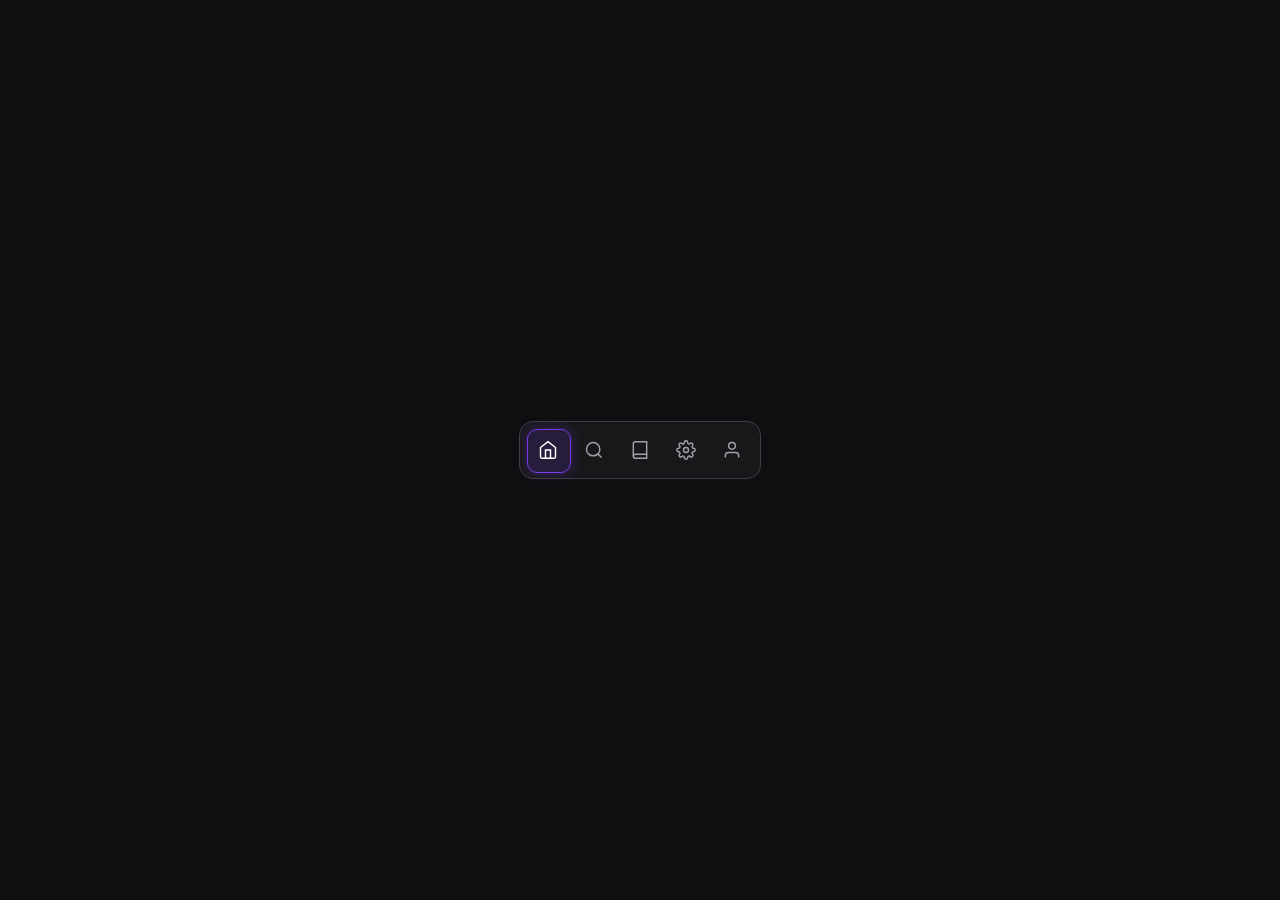
<file: snippets/animated-navbar/index.html>
<!DOCTYPE html>
<html lang="nl">
<head>
<meta charset="UTF-8">
<meta name="viewport" content="width=device-width, initial-scale=1.0">
<title>Animated Navbar — Preview</title>
<style>
  html, body {
    margin: 0; padding: 0;
    background: #0f0f11;
    min-height: 100vh;
    display: flex;
    align-items: center;
    justify-content: center;
    font-family: -apple-system, BlinkMacSystemFont, 'Segoe UI', sans-serif;
  }
</style>
<link rel="stylesheet" href="snippet.css">
</head>
<body>
<nav class="nav-bar" id="nav">
  <div class="nav-pill" id="nav-pill"></div>

  <button class="nav-item active" data-label="Home">
    <svg viewBox="0 0 24 24" fill="none" stroke="currentColor"><path d="M3 9l9-7 9 7v11a2 2 0 0 1-2 2H5a2 2 0 0 1-2-2z"/><polyline points="9 22 9 12 15 12 15 22"/></svg>
  </button>

  <button class="nav-item" data-label="Verkennen">
    <svg viewBox="0 0 24 24" fill="none" stroke="currentColor"><circle cx="11" cy="11" r="8"/><line x1="21" y1="21" x2="16.65" y2="16.65"/></svg>
  </button>

  <button class="nav-item" data-label="Bibliotheek">
    <svg viewBox="0 0 24 24" fill="none" stroke="currentColor"><path d="M4 19.5A2.5 2.5 0 0 1 6.5 17H20"/><path d="M6.5 2H20v20H6.5A2.5 2.5 0 0 1 4 19.5v-15A2.5 2.5 0 0 1 6.5 2z"/></svg>
  </button>

  <button class="nav-item" data-label="Instellingen">
    <svg viewBox="0 0 24 24" fill="none" stroke="currentColor"><circle cx="12" cy="12" r="3"/><path d="M19.4 15a1.65 1.65 0 0 0 .33 1.82l.06.06a2 2 0 0 1-2.83 2.83l-.06-.06a1.65 1.65 0 0 0-1.82-.33 1.65 1.65 0 0 0-1 1.51V21a2 2 0 0 1-4 0v-.09A1.65 1.65 0 0 0 9 19.4a1.65 1.65 0 0 0-1.82.33l-.06.06a2 2 0 0 1-2.83-2.83l.06-.06A1.65 1.65 0 0 0 4.68 15a1.65 1.65 0 0 0-1.51-1H3a2 2 0 0 1 0-4h.09A1.65 1.65 0 0 0 4.6 9a1.65 1.65 0 0 0-.33-1.82l-.06-.06a2 2 0 0 1 2.83-2.83l.06.06A1.65 1.65 0 0 0 9 4.68a1.65 1.65 0 0 0 1-1.51V3a2 2 0 0 1 4 0v.09a1.65 1.65 0 0 0 1 1.51 1.65 1.65 0 0 0 1.82-.33l.06-.06a2 2 0 0 1 2.83 2.83l-.06.06A1.65 1.65 0 0 0 19.4 9a1.65 1.65 0 0 0 1.51 1H21a2 2 0 0 1 0 4h-.09a1.65 1.65 0 0 0-1.51 1z"/></svg>
  </button>

  <button class="nav-item" data-label="Profiel">
    <svg viewBox="0 0 24 24" fill="none" stroke="currentColor"><path d="M20 21v-2a4 4 0 0 0-4-4H8a4 4 0 0 0-4 4v2"/><circle cx="12" cy="7" r="4"/></svg>
  </button>
</nav>

<div class="nav-tooltip" id="nav-tooltip"></div>

<script src="snippet.js"></script>
</body>
</html>
</file>
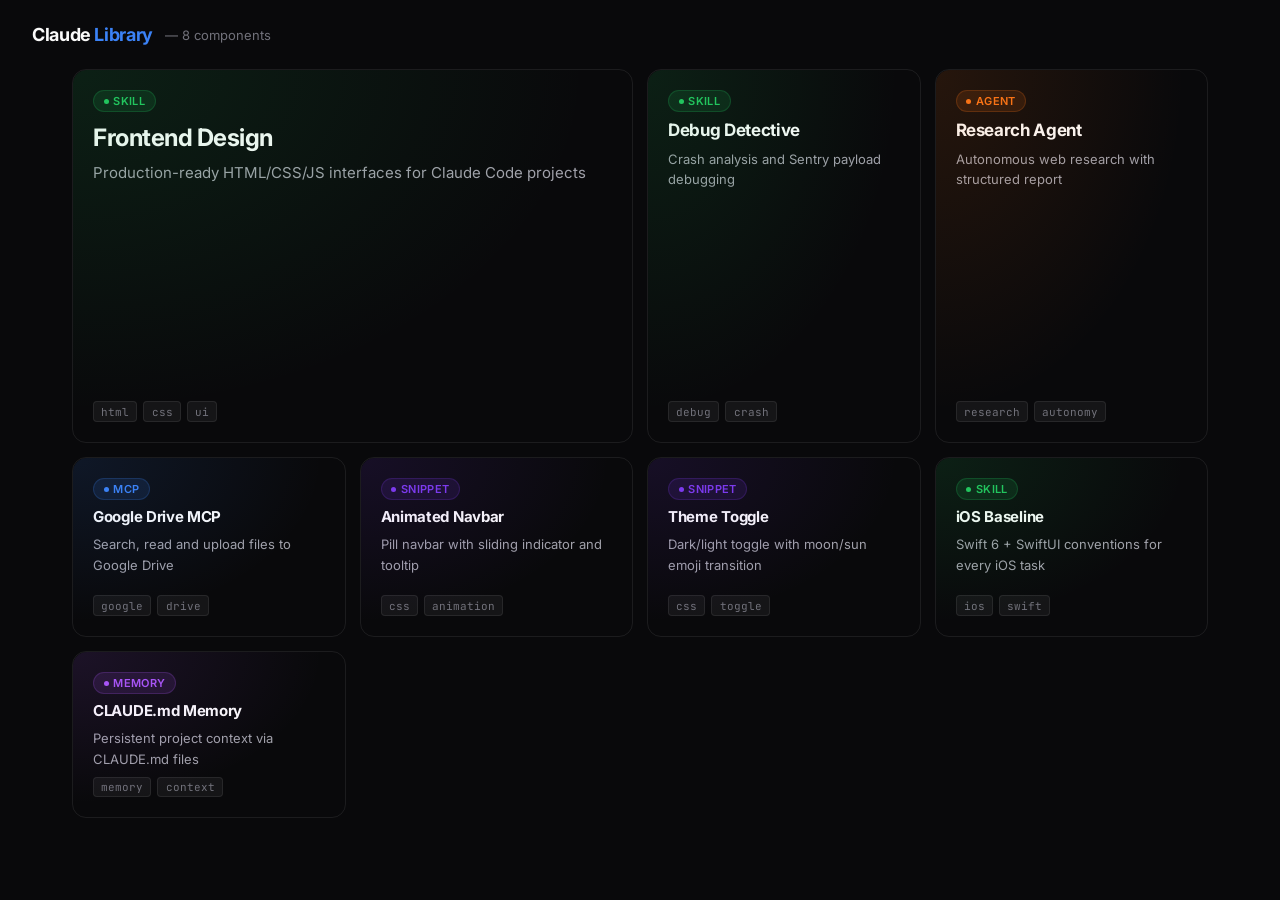
<file: snippets/layout-bento/index.html>
<!DOCTYPE html>
<html lang="en">
<head>
  <meta charset="UTF-8" />
  <meta name="viewport" content="width=device-width, initial-scale=1.0" />
  <title>Claude Library — Bento</title>
  <link rel="preconnect" href="https://fonts.googleapis.com" />
  <link rel="preconnect" href="https://fonts.gstatic.com" crossorigin />
  <link href="https://fonts.googleapis.com/css2?family=Inter:wght@400;500;600;700&family=JetBrains+Mono:wght@400;500&display=swap" rel="stylesheet" />
  <style>
    *, *::before, *::after { box-sizing: border-box; margin: 0; padding: 0; }

    :root {
      --bg: #09090b;
      --surface: #111113;
      --surface2: #18181b;
      --surface3: #27272a;
      --border: rgba(255,255,255,0.08);
      --border2: rgba(255,255,255,0.14);
      --primary: #3b82f6;
      --green: #22c55e;
      --amber: #f59e0b;
      --red: #ef4444;
      --text: #fafafa;
      --text2: #a1a1aa;
      --text3: #71717a;
      --text4: #3f3f46;
      --skill: #22c55e;
      --agent: #f97316;
      --mcp: #3b82f6;
      --memory: #a855f7;
      --snippet: #7c3aed;
    }

    html, body {
      background: var(--bg);
      color: var(--text);
      font-family: 'Inter', sans-serif;
      min-height: 100vh;
    }

    .topbar {
      display: flex;
      align-items: center;
      gap: 0.75rem;
      padding: 1.5rem 2rem 0;
      margin-bottom: 1.5rem;
    }

    .topbar h1 {
      font-size: 1.125rem;
      font-weight: 700;
      letter-spacing: -0.02em;
    }

    .topbar h1 span { color: var(--primary); }

    .topbar-sub {
      font-size: 0.8125rem;
      color: var(--text3);
    }

    .main {
      padding: 0 2rem 3rem;
      max-width: 1200px;
      margin: 0 auto;
    }

    /* Bento grid */
    .bento {
      display: grid;
      grid-template-columns: repeat(4, 1fr);
      grid-template-rows: repeat(3, 180px);
      gap: 0.875rem;
    }

    /* Featured: col 1-2, row 1-2 */
    .cell:nth-child(1) {
      grid-column: 1 / 3;
      grid-row: 1 / 3;
    }

    /* Tall cards: col 3, row 1-2 and col 4, row 1-2 */
    .cell:nth-child(2) {
      grid-column: 3 / 4;
      grid-row: 1 / 3;
    }

    .cell:nth-child(3) {
      grid-column: 4 / 5;
      grid-row: 1 / 3;
    }

    /* Bottom row: cells 4-8 fill columns 1-4, row 3 */
    .cell:nth-child(4) { grid-column: 1 / 2; grid-row: 3 / 4; }
    .cell:nth-child(5) { grid-column: 2 / 3; grid-row: 3 / 4; }
    .cell:nth-child(6) { grid-column: 3 / 4; grid-row: 3 / 4; }
    .cell:nth-child(7) { grid-column: 4 / 5; grid-row: 3 / 4; }

    @keyframes cell-in {
      from { opacity: 0; transform: scale(0.96); }
      to   { opacity: 1; transform: scale(1); }
    }

    .cell {
      --type-color: var(--primary);
      --type-color-rgb: 59,130,246;
      position: relative;
      border-radius: 14px;
      border: 1px solid var(--border);
      padding: 1.25rem;
      overflow: hidden;
      cursor: default;
      display: flex;
      flex-direction: column;
      gap: 0.5rem;
      opacity: 0;
      animation: cell-in 0.4s cubic-bezier(0.16,1,0.3,1) forwards;
      transition: transform 0.2s cubic-bezier(0.16,1,0.3,1), box-shadow 0.2s ease;
    }

    .cell::before {
      content: '';
      position: absolute;
      inset: 0;
      background: radial-gradient(ellipse at top left, rgba(var(--type-color-rgb),0.12) 0%, transparent 65%);
      pointer-events: none;
      border-radius: inherit;
    }

    .cell:hover {
      transform: scale(1.015);
      box-shadow: 0 12px 32px rgba(0,0,0,0.45), 0 0 0 1px rgba(var(--type-color-rgb),0.3);
    }

    .cell[data-type="skill"]   { --type-color: var(--skill);   --type-color-rgb: 34,197,94; }
    .cell[data-type="agent"]   { --type-color: var(--agent);   --type-color-rgb: 249,115,22; }
    .cell[data-type="mcp"]     { --type-color: var(--mcp);     --type-color-rgb: 59,130,246; }
    .cell[data-type="memory"]  { --type-color: var(--memory);  --type-color-rgb: 168,85,247; }
    .cell[data-type="snippet"] { --type-color: var(--snippet); --type-color-rgb: 124,58,237; }

    .cell-badge {
      display: inline-flex;
      align-items: center;
      gap: 0.3rem;
      padding: 0.2rem 0.6rem;
      border-radius: 20px;
      font-size: 0.6875rem;
      font-weight: 600;
      letter-spacing: 0.03em;
      text-transform: uppercase;
      color: var(--type-color);
      background: rgba(var(--type-color-rgb), 0.12);
      border: 1px solid rgba(var(--type-color-rgb), 0.2);
      width: fit-content;
    }

    .cell-badge-dot {
      width: 5px;
      height: 5px;
      border-radius: 50%;
      background: var(--type-color);
    }

    .cell-name {
      font-weight: 700;
      letter-spacing: -0.02em;
      color: var(--text);
      line-height: 1.2;
    }

    .cell:nth-child(1) .cell-name { font-size: 1.5rem; margin-top: 0.25rem; }
    .cell:nth-child(2) .cell-name,
    .cell:nth-child(3) .cell-name { font-size: 1.0625rem; }
    .cell .cell-name              { font-size: 0.9375rem; }

    .cell-desc {
      font-size: 0.8125rem;
      color: var(--text2);
      line-height: 1.55;
      flex: 1;
    }

    .cell:nth-child(1) .cell-desc { font-size: 0.9375rem; }

    .cell-tags {
      display: flex;
      gap: 0.375rem;
      flex-wrap: wrap;
      margin-top: auto;
    }

    .tag {
      font-family: 'JetBrains Mono', monospace;
      font-size: 0.6875rem;
      color: var(--text3);
      background: rgba(255,255,255,0.05);
      border: 1px solid var(--border);
      border-radius: 4px;
      padding: 0.15rem 0.45rem;
    }

    /* stagger via nth-child */
    .cell:nth-child(1) { animation-delay: 0ms; }
    .cell:nth-child(2) { animation-delay: 60ms; }
    .cell:nth-child(3) { animation-delay: 120ms; }
    .cell:nth-child(4) { animation-delay: 180ms; }
    .cell:nth-child(5) { animation-delay: 240ms; }
    .cell:nth-child(6) { animation-delay: 300ms; }
    .cell:nth-child(7) { animation-delay: 360ms; }
    .cell:nth-child(8) { animation-delay: 420ms; }
  </style>
</head>
<body>

  <div class="topbar">
    <h1>Claude <span>Library</span></h1>
    <span class="topbar-sub">— 8 components</span>
  </div>

  <main class="main">
    <div class="bento" id="bento"></div>
  </main>

  <script>
    const components = [
      { name:"Frontend Design",  type:"skill",   desc:"Production-ready HTML/CSS/JS interfaces for Claude Code projects", tags:["html","css","ui"] },
      { name:"Debug Detective",  type:"skill",   desc:"Crash analysis and Sentry payload debugging", tags:["debug","crash"] },
      { name:"Research Agent",   type:"agent",   desc:"Autonomous web research with structured report", tags:["research","autonomy"] },
      { name:"Google Drive MCP", type:"mcp",     desc:"Search, read and upload files to Google Drive", tags:["google","drive"] },
      { name:"Animated Navbar",  type:"snippet", desc:"Pill navbar with sliding indicator and tooltip", tags:["css","animation"] },
      { name:"Theme Toggle",     type:"snippet", desc:"Dark/light toggle with moon/sun emoji transition", tags:["css","toggle"] },
      { name:"iOS Baseline",     type:"skill",   desc:"Swift 6 + SwiftUI conventions for every iOS task", tags:["ios","swift"] },
      { name:"CLAUDE.md Memory", type:"memory",  desc:"Persistent project context via CLAUDE.md files", tags:["memory","context"] }
    ];

    const bento = document.getElementById('bento');

    components.forEach(function(c) {
      const cell = document.createElement('div');
      cell.className = 'cell';
      cell.dataset.type = c.type;

      const badge = document.createElement('div');
      badge.className = 'cell-badge';
      const dot = document.createElement('span');
      dot.className = 'cell-badge-dot';
      const badgeText = document.createTextNode(c.type);
      badge.appendChild(dot);
      badge.appendChild(badgeText);

      const name = document.createElement('div');
      name.className = 'cell-name';
      name.textContent = c.name;

      const desc = document.createElement('div');
      desc.className = 'cell-desc';
      desc.textContent = c.desc;

      const tags = document.createElement('div');
      tags.className = 'cell-tags';
      c.tags.forEach(function(t) {
        const tag = document.createElement('span');
        tag.className = 'tag';
        tag.textContent = t;
        tags.appendChild(tag);
      });

      cell.appendChild(badge);
      cell.appendChild(name);
      cell.appendChild(desc);
      cell.appendChild(tags);
      bento.appendChild(cell);
    });
  </script>
</body>
</html>
</file>
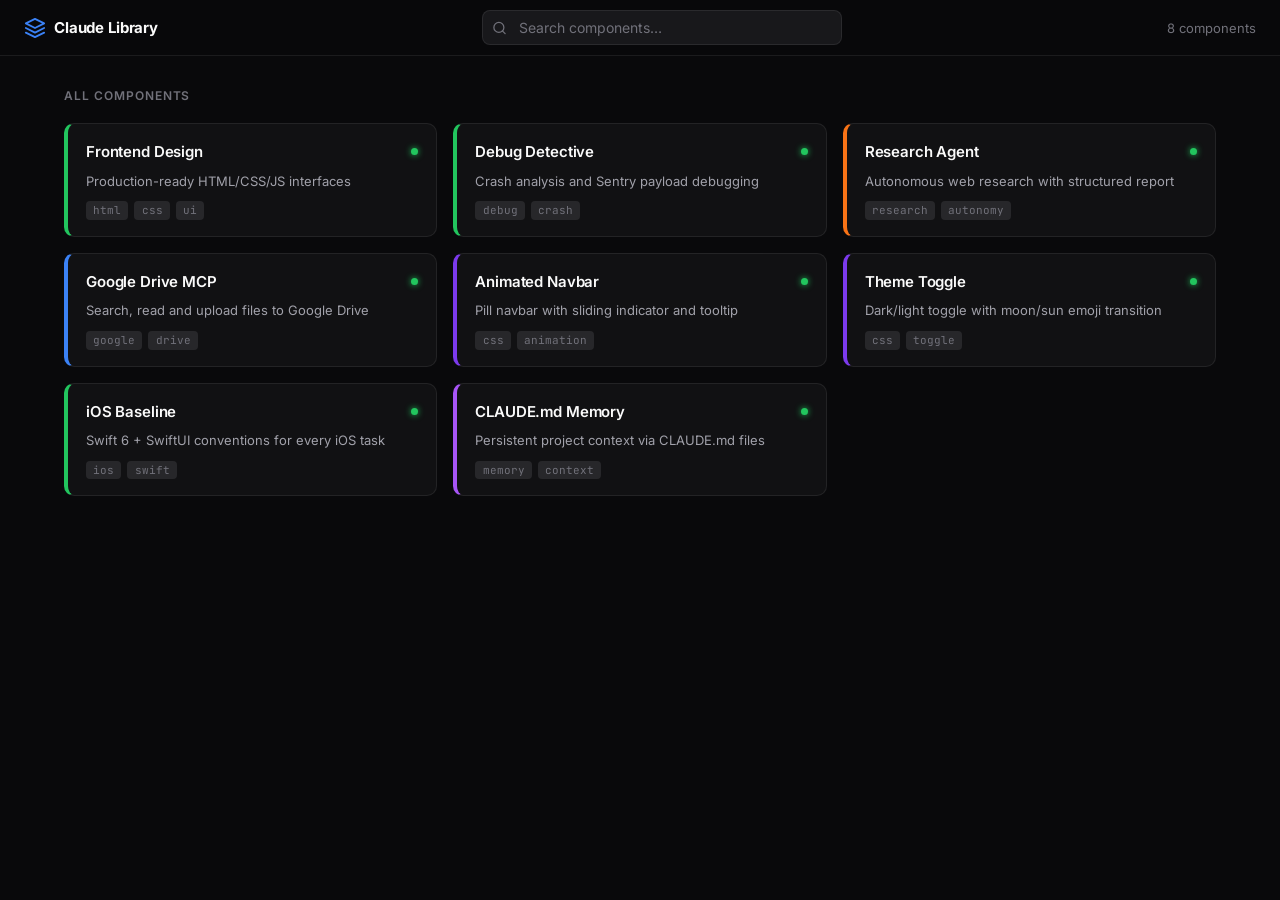
<file: snippets/layout-grid-stagger/index.html>
<!DOCTYPE html>
<html lang="en">
<head>
  <meta charset="UTF-8" />
  <meta name="viewport" content="width=device-width, initial-scale=1.0" />
  <title>Claude Library — Grid Stagger</title>
  <link rel="preconnect" href="https://fonts.googleapis.com" />
  <link rel="preconnect" href="https://fonts.gstatic.com" crossorigin />
  <link href="https://fonts.googleapis.com/css2?family=Inter:wght@400;500;600;700&family=JetBrains+Mono:wght@400;500&display=swap" rel="stylesheet" />
  <style>
    *, *::before, *::after { box-sizing: border-box; margin: 0; padding: 0; }

    :root {
      --bg: #09090b;
      --surface: #111113;
      --surface2: #18181b;
      --surface3: #27272a;
      --border: rgba(255,255,255,0.08);
      --border2: rgba(255,255,255,0.14);
      --primary: #3b82f6;
      --green: #22c55e;
      --amber: #f59e0b;
      --red: #ef4444;
      --text: #fafafa;
      --text2: #a1a1aa;
      --text3: #71717a;
      --text4: #3f3f46;
      --skill: #22c55e;
      --agent: #f97316;
      --mcp: #3b82f6;
      --memory: #a855f7;
      --snippet: #7c3aed;
    }

    html, body {
      background: var(--bg);
      color: var(--text);
      font-family: 'Inter', sans-serif;
      min-height: 100vh;
    }

    .topbar {
      position: sticky;
      top: 0;
      z-index: 100;
      display: flex;
      align-items: center;
      justify-content: space-between;
      gap: 1rem;
      padding: 0 1.5rem;
      height: 56px;
      background: rgba(9,9,11,0.85);
      backdrop-filter: blur(12px);
      border-bottom: 1px solid var(--border);
    }

    .topbar-logo {
      display: flex;
      align-items: center;
      gap: 0.5rem;
      font-size: 0.9375rem;
      font-weight: 700;
      letter-spacing: -0.01em;
      color: var(--text);
      white-space: nowrap;
    }

    .topbar-logo svg {
      width: 22px;
      height: 22px;
      color: var(--primary);
    }

    .search {
      flex: 1;
      max-width: 360px;
      position: relative;
    }

    .search input {
      width: 100%;
      background: var(--surface2);
      border: 1px solid var(--border);
      border-radius: 8px;
      padding: 0.5rem 0.75rem 0.5rem 2.25rem;
      color: var(--text);
      font-family: 'Inter', sans-serif;
      font-size: 0.875rem;
      outline: none;
      transition: border-color 0.15s;
    }

    .search input::placeholder { color: var(--text3); }
    .search input:focus { border-color: var(--border2); }

    .search svg {
      position: absolute;
      left: 0.625rem;
      top: 50%;
      transform: translateY(-50%);
      width: 15px;
      height: 15px;
      color: var(--text3);
      pointer-events: none;
    }

    .topbar-count {
      font-size: 0.8125rem;
      color: var(--text3);
      white-space: nowrap;
    }

    .main {
      padding: 2rem 1.5rem 3rem;
      max-width: 1200px;
      margin: 0 auto;
    }

    .section-label {
      font-size: 0.75rem;
      font-weight: 600;
      letter-spacing: 0.08em;
      text-transform: uppercase;
      color: var(--text3);
      margin-bottom: 1.25rem;
    }

    .grid {
      display: grid;
      grid-template-columns: repeat(3, 1fr);
      gap: 1rem;
    }

    @keyframes card-in {
      from { opacity: 0; transform: translateY(18px); }
      to   { opacity: 1; transform: translateY(0); }
    }

    .card {
      --type-color: var(--primary);
      position: relative;
      background: var(--surface);
      border: 1px solid var(--border);
      border-left: 4px solid var(--type-color);
      border-radius: 10px;
      padding: 1.125rem 1.125rem 1rem;
      cursor: default;
      display: flex;
      flex-direction: column;
      gap: 0.625rem;
      opacity: 0;
      animation: card-in 0.45s cubic-bezier(0.16,1,0.3,1) forwards;
      transition: transform 0.2s cubic-bezier(0.16,1,0.3,1),
                  box-shadow 0.2s ease,
                  border-color 0.2s ease;
    }

    .card:hover {
      transform: translateY(-3px);
      box-shadow: 0 0 0 1px var(--type-color), 0 8px 24px rgba(0,0,0,0.4);
      border-top-color: rgba(255,255,255,0.14);
      border-right-color: rgba(255,255,255,0.14);
      border-bottom-color: rgba(255,255,255,0.14);
    }

    .card[data-type="skill"]   { --type-color: var(--skill); }
    .card[data-type="agent"]   { --type-color: var(--agent); }
    .card[data-type="mcp"]     { --type-color: var(--mcp); }
    .card[data-type="memory"]  { --type-color: var(--memory); }
    .card[data-type="snippet"] { --type-color: var(--snippet); }

    .card-header {
      display: flex;
      align-items: center;
      justify-content: space-between;
      gap: 0.5rem;
    }

    .card-name {
      font-size: 0.9375rem;
      font-weight: 600;
      letter-spacing: -0.01em;
      color: var(--text);
      line-height: 1.3;
    }

    .status-dot {
      width: 7px;
      height: 7px;
      border-radius: 50%;
      background: var(--green);
      flex-shrink: 0;
      box-shadow: 0 0 6px var(--green);
    }

    .card-desc {
      font-size: 0.8125rem;
      color: var(--text2);
      line-height: 1.5;
      display: -webkit-box;
      -webkit-line-clamp: 2;
      -webkit-box-orient: vertical;
      overflow: hidden;
      flex: 1;
    }

    .card-footer {
      display: flex;
      align-items: center;
      gap: 0.375rem;
      flex-wrap: wrap;
      margin-top: auto;
    }

    .tag {
      font-family: 'JetBrains Mono', monospace;
      font-size: 0.6875rem;
      color: var(--text3);
      background: var(--surface3);
      border-radius: 4px;
      padding: 0.15rem 0.45rem;
    }
  </style>
</head>
<body>

  <header class="topbar">
    <div class="topbar-logo">
      <svg viewBox="0 0 24 24" fill="none" stroke="currentColor" stroke-width="2" stroke-linecap="round" stroke-linejoin="round">
        <path d="M12 2L2 7l10 5 10-5-10-5z"/>
        <path d="M2 17l10 5 10-5"/>
        <path d="M2 12l10 5 10-5"/>
      </svg>
      Claude Library
    </div>
    <div class="search">
      <svg viewBox="0 0 24 24" fill="none" stroke="currentColor" stroke-width="2" stroke-linecap="round" stroke-linejoin="round">
        <circle cx="11" cy="11" r="8"/>
        <path d="m21 21-4.35-4.35"/>
      </svg>
      <input type="text" placeholder="Search components…" />
    </div>
    <span class="topbar-count">8 components</span>
  </header>

  <main class="main">
    <p class="section-label">All components</p>
    <div class="grid" id="grid"></div>
  </main>

  <script>
    const components = [
      { name:"Frontend Design",  type:"skill",   desc:"Production-ready HTML/CSS/JS interfaces", tags:["html","css","ui"] },
      { name:"Debug Detective",  type:"skill",   desc:"Crash analysis and Sentry payload debugging", tags:["debug","crash"] },
      { name:"Research Agent",   type:"agent",   desc:"Autonomous web research with structured report", tags:["research","autonomy"] },
      { name:"Google Drive MCP", type:"mcp",     desc:"Search, read and upload files to Google Drive", tags:["google","drive"] },
      { name:"Animated Navbar",  type:"snippet", desc:"Pill navbar with sliding indicator and tooltip", tags:["css","animation"] },
      { name:"Theme Toggle",     type:"snippet", desc:"Dark/light toggle with moon/sun emoji transition", tags:["css","toggle"] },
      { name:"iOS Baseline",     type:"skill",   desc:"Swift 6 + SwiftUI conventions for every iOS task", tags:["ios","swift"] },
      { name:"CLAUDE.md Memory", type:"memory",  desc:"Persistent project context via CLAUDE.md files", tags:["memory","context"] }
    ];

    const grid = document.getElementById('grid');

    components.forEach(function(c, i) {
      const card = document.createElement('div');
      card.className = 'card';
      card.dataset.type = c.type;
      card.style.animationDelay = (i * 60) + 'ms';

      const header = document.createElement('div');
      header.className = 'card-header';

      const name = document.createElement('span');
      name.className = 'card-name';
      name.textContent = c.name;

      const dot = document.createElement('span');
      dot.className = 'status-dot';
      dot.title = 'Active';

      header.appendChild(name);
      header.appendChild(dot);

      const desc = document.createElement('p');
      desc.className = 'card-desc';
      desc.textContent = c.desc;

      const footer = document.createElement('div');
      footer.className = 'card-footer';

      c.tags.forEach(function(t) {
        const tag = document.createElement('span');
        tag.className = 'tag';
        tag.textContent = t;
        footer.appendChild(tag);
      });

      card.appendChild(header);
      card.appendChild(desc);
      card.appendChild(footer);
      grid.appendChild(card);
    });
  </script>
</body>
</html>
</file>
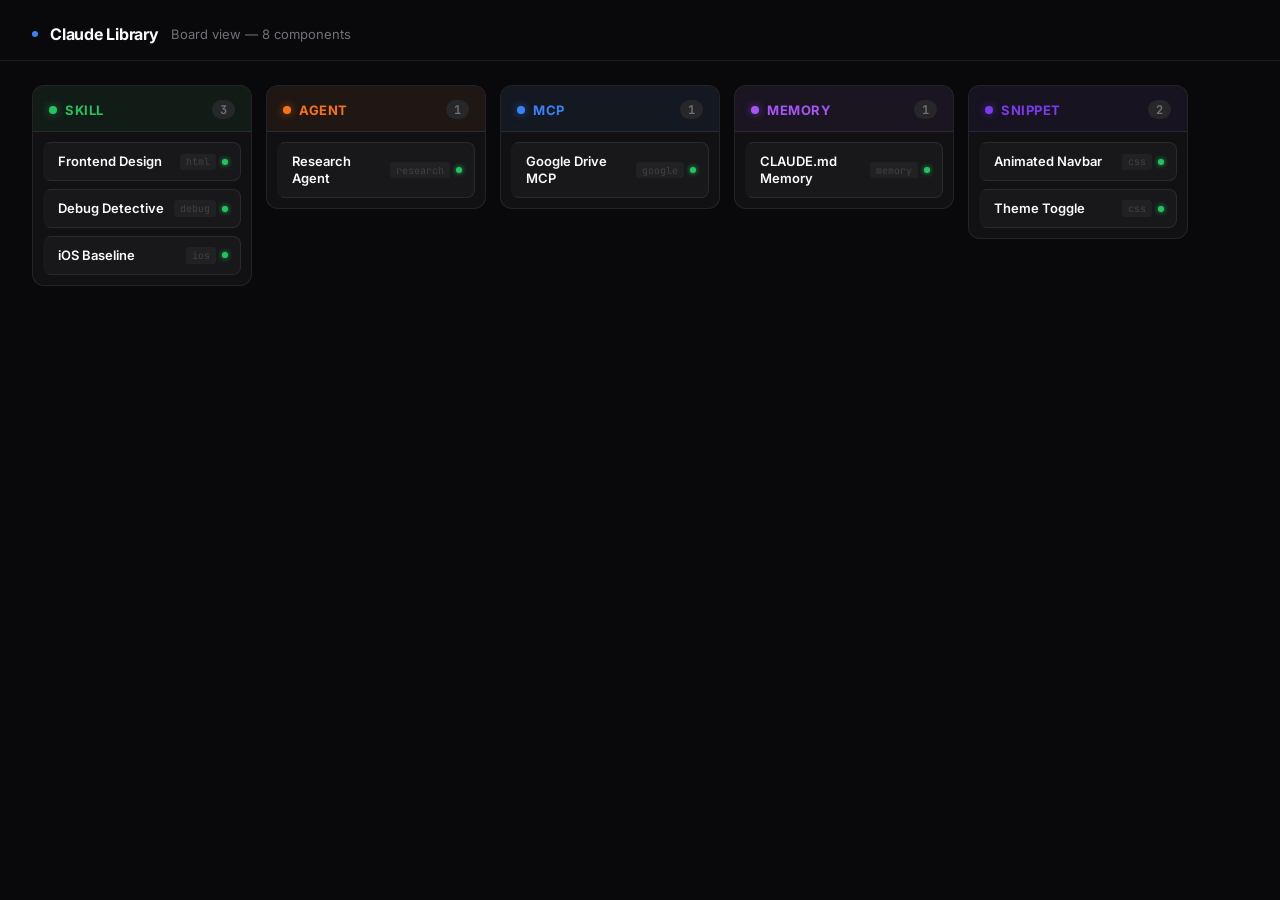
<file: snippets/layout-kanban/index.html>
<!DOCTYPE html>
<html lang="en">
<head>
  <meta charset="UTF-8" />
  <meta name="viewport" content="width=device-width, initial-scale=1.0" />
  <title>Claude Library — Kanban</title>
  <link rel="preconnect" href="https://fonts.googleapis.com" />
  <link rel="preconnect" href="https://fonts.gstatic.com" crossorigin />
  <link href="https://fonts.googleapis.com/css2?family=Inter:wght@400;500;600;700&family=JetBrains+Mono:wght@400;500&display=swap" rel="stylesheet" />
  <style>
    *, *::before, *::after { box-sizing: border-box; margin: 0; padding: 0; }

    :root {
      --bg: #09090b;
      --surface: #111113;
      --surface2: #18181b;
      --surface3: #27272a;
      --border: rgba(255,255,255,0.08);
      --border2: rgba(255,255,255,0.14);
      --primary: #3b82f6;
      --green: #22c55e;
      --text: #fafafa;
      --text2: #a1a1aa;
      --text3: #71717a;
      --text4: #3f3f46;
      --skill: #22c55e;
      --agent: #f97316;
      --mcp: #3b82f6;
      --memory: #a855f7;
      --snippet: #7c3aed;
    }

    html, body {
      background: var(--bg);
      color: var(--text);
      font-family: 'Inter', sans-serif;
      min-height: 100vh;
      overflow-x: auto;
    }

    /* ── Header ── */
    .topbar {
      display: flex;
      align-items: center;
      gap: 0.75rem;
      padding: 1.5rem 2rem 1rem;
      border-bottom: 1px solid var(--border);
      position: sticky;
      left: 0;
    }

    .topbar h1 {
      font-size: 1rem;
      font-weight: 700;
      letter-spacing: -0.015em;
    }

    .topbar-dot {
      width: 6px;
      height: 6px;
      border-radius: 50%;
      background: var(--primary);
    }

    .topbar-sub {
      font-size: 0.8125rem;
      color: var(--text3);
    }

    /* ── Board ── */
    .board {
      display: flex;
      gap: 0.875rem;
      padding: 1.5rem 2rem 3rem;
      min-width: max-content;
      align-items: flex-start;
    }

    /* ── Column ── */
    @keyframes col-in {
      from { opacity: 0; transform: translateY(-16px); }
      to   { opacity: 1; transform: translateY(0); }
    }

    .col {
      --col-color: var(--primary);
      --col-color-rgb: 59,130,246;
      width: 220px;
      flex-shrink: 0;
      border-radius: 12px;
      background: var(--surface);
      border: 1px solid var(--border);
      display: flex;
      flex-direction: column;
      opacity: 0;
      animation: col-in 0.4s cubic-bezier(0.16,1,0.3,1) forwards;
      overflow: hidden;
    }

    .col[data-type="skill"]   { --col-color: var(--skill);   --col-color-rgb: 34,197,94;  }
    .col[data-type="agent"]   { --col-color: var(--agent);   --col-color-rgb: 249,115,22; }
    .col[data-type="mcp"]     { --col-color: var(--mcp);     --col-color-rgb: 59,130,246; }
    .col[data-type="memory"]  { --col-color: var(--memory);  --col-color-rgb: 168,85,247; }
    .col[data-type="snippet"] { --col-color: var(--snippet); --col-color-rgb: 124,58,237; }

    .col-header {
      display: flex;
      align-items: center;
      justify-content: space-between;
      padding: 0.875rem 1rem 0.75rem;
      border-bottom: 1px solid var(--border);
      background: rgba(var(--col-color-rgb), 0.06);
      position: sticky;
      top: 0;
    }

    .col-header-left {
      display: flex;
      align-items: center;
      gap: 0.5rem;
    }

    .col-indicator {
      width: 8px;
      height: 8px;
      border-radius: 50%;
      background: var(--col-color);
      box-shadow: 0 0 8px rgba(var(--col-color-rgb), 0.6);
    }

    .col-title {
      font-size: 0.8125rem;
      font-weight: 700;
      letter-spacing: 0.04em;
      text-transform: uppercase;
      color: var(--col-color);
    }

    .col-count {
      font-size: 0.75rem;
      font-weight: 600;
      color: var(--text3);
      background: var(--surface3);
      border-radius: 20px;
      padding: 0.1rem 0.5rem;
      font-family: 'JetBrains Mono', monospace;
    }

    .col-body {
      padding: 0.625rem;
      display: flex;
      flex-direction: column;
      gap: 0.5rem;
      overflow-y: auto;
      max-height: 420px;
    }

    /* ── Compact card ── */
    .kcard {
      --type-color: var(--col-color);
      --type-color-rgb: var(--col-color-rgb);
      background: var(--surface2);
      border: 1px solid var(--border);
      border-left: 3px solid transparent;
      border-radius: 8px;
      padding: 0.625rem 0.75rem;
      display: flex;
      align-items: center;
      gap: 0.625rem;
      cursor: default;
      transition: background 0.15s ease,
                  border-left-color 0.15s ease,
                  box-shadow 0.15s ease;
    }

    .kcard:hover {
      background: var(--surface3);
      border-left-color: var(--col-color);
      box-shadow: inset 0 0 12px rgba(var(--col-color-rgb), 0.08);
    }

    .kcard-name {
      font-size: 0.8125rem;
      font-weight: 600;
      color: var(--text);
      flex: 1;
      line-height: 1.3;
    }

    .kcard-right {
      display: flex;
      align-items: center;
      gap: 0.4rem;
    }

    .kcard-tag {
      font-family: 'JetBrains Mono', monospace;
      font-size: 0.625rem;
      color: var(--text4);
      background: rgba(255,255,255,0.04);
      border-radius: 3px;
      padding: 0.1rem 0.35rem;
    }

    .kcard-dot {
      width: 6px;
      height: 6px;
      border-radius: 50%;
      background: var(--green);
      box-shadow: 0 0 5px var(--green);
      flex-shrink: 0;
    }
  </style>
</head>
<body>

  <header class="topbar">
    <div class="topbar-dot"></div>
    <h1>Claude Library</h1>
    <span class="topbar-sub">Board view — 8 components</span>
  </header>

  <div class="board" id="board"></div>

  <script>
    const components = [
      { name:"Frontend Design",  type:"skill",   tags:["html","css","ui"] },
      { name:"Debug Detective",  type:"skill",   tags:["debug","crash"] },
      { name:"Research Agent",   type:"agent",   tags:["research","autonomy"] },
      { name:"Google Drive MCP", type:"mcp",     tags:["google","drive"] },
      { name:"Animated Navbar",  type:"snippet", tags:["css","animation"] },
      { name:"Theme Toggle",     type:"snippet", tags:["css","toggle"] },
      { name:"iOS Baseline",     type:"skill",   tags:["ios","swift"] },
      { name:"CLAUDE.md Memory", type:"memory",  tags:["memory","context"] }
    ];

    const typeOrder = ["skill","agent","mcp","memory","snippet"];
    const board = document.getElementById('board');

    const grouped = {};
    typeOrder.forEach(function(t) { grouped[t] = []; });
    components.forEach(function(c) {
      if (grouped[c.type]) grouped[c.type].push(c);
    });

    typeOrder.forEach(function(type, colIndex) {
      const items = grouped[type];
      if (!items.length) return;

      const col = document.createElement('div');
      col.className = 'col';
      col.dataset.type = type;
      col.style.animationDelay = (colIndex * 80) + 'ms';

      const header = document.createElement('div');
      header.className = 'col-header';

      const left = document.createElement('div');
      left.className = 'col-header-left';

      const indicator = document.createElement('div');
      indicator.className = 'col-indicator';

      const title = document.createElement('div');
      title.className = 'col-title';
      title.textContent = type.charAt(0).toUpperCase() + type.slice(1);

      left.appendChild(indicator);
      left.appendChild(title);

      const count = document.createElement('div');
      count.className = 'col-count';
      count.textContent = items.length;

      header.appendChild(left);
      header.appendChild(count);

      const body = document.createElement('div');
      body.className = 'col-body';

      items.forEach(function(c) {
        const card = document.createElement('div');
        card.className = 'kcard';

        const name = document.createElement('div');
        name.className = 'kcard-name';
        name.textContent = c.name;

        const right = document.createElement('div');
        right.className = 'kcard-right';

        if (c.tags[0]) {
          const tag = document.createElement('span');
          tag.className = 'kcard-tag';
          tag.textContent = c.tags[0];
          right.appendChild(tag);
        }

        const dot = document.createElement('span');
        dot.className = 'kcard-dot';
        right.appendChild(dot);

        card.appendChild(name);
        card.appendChild(right);
        body.appendChild(card);
      });

      col.appendChild(header);
      col.appendChild(body);
      board.appendChild(col);
    });
  </script>
</body>
</html>
</file>
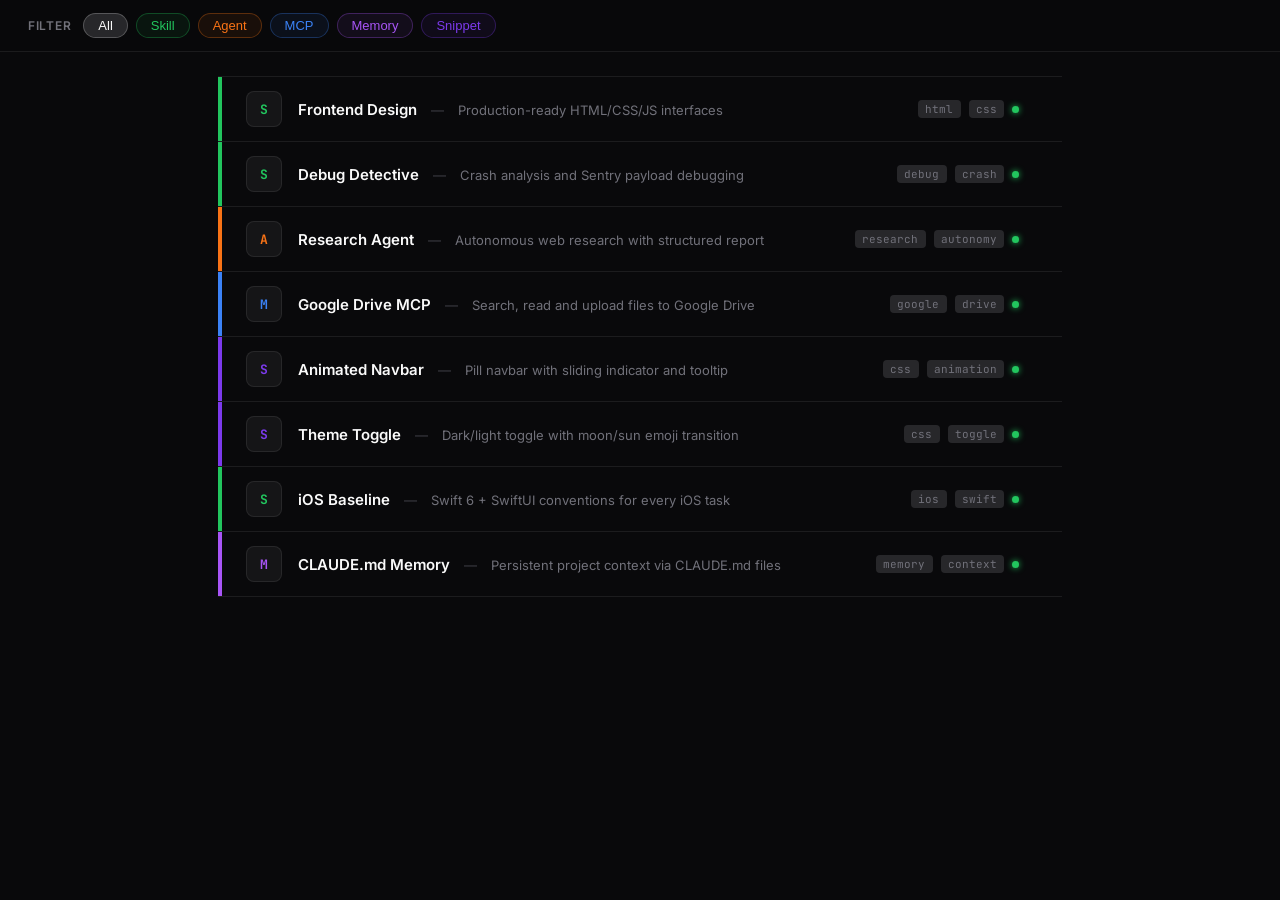
<file: snippets/layout-rows/index.html>
<!DOCTYPE html>
<html lang="en">
<head>
  <meta charset="UTF-8" />
  <meta name="viewport" content="width=device-width, initial-scale=1.0" />
  <title>Claude Library — Rows</title>
  <link rel="preconnect" href="https://fonts.googleapis.com" />
  <link rel="preconnect" href="https://fonts.gstatic.com" crossorigin />
  <link href="https://fonts.googleapis.com/css2?family=Inter:wght@400;500;600;700&family=JetBrains+Mono:wght@400;500&display=swap" rel="stylesheet" />
  <style>
    *, *::before, *::after { box-sizing: border-box; margin: 0; padding: 0; }

    :root {
      --bg: #09090b;
      --surface: #111113;
      --surface2: #18181b;
      --surface3: #27272a;
      --border: rgba(255,255,255,0.08);
      --border2: rgba(255,255,255,0.14);
      --primary: #3b82f6;
      --green: #22c55e;
      --amber: #f59e0b;
      --text: #fafafa;
      --text2: #a1a1aa;
      --text3: #71717a;
      --text4: #3f3f46;
      --skill: #22c55e;
      --agent: #f97316;
      --mcp: #3b82f6;
      --memory: #a855f7;
      --snippet: #7c3aed;
    }

    html, body {
      background: var(--bg);
      color: var(--text);
      font-family: 'Inter', sans-serif;
      min-height: 100vh;
    }

    /* ── Filter bar (sticky) ── */
    .filter-bar {
      position: sticky;
      top: 0;
      z-index: 100;
      background: rgba(9,9,11,0.9);
      backdrop-filter: blur(12px);
      border-bottom: 1px solid var(--border);
      padding: 0 1.75rem;
      height: 52px;
      display: flex;
      align-items: center;
      gap: 0.5rem;
    }

    .filter-label {
      font-size: 0.75rem;
      font-weight: 600;
      color: var(--text3);
      letter-spacing: 0.06em;
      text-transform: uppercase;
      margin-right: 0.25rem;
    }

    .pill {
      padding: 0.3rem 0.875rem;
      border-radius: 20px;
      font-size: 0.8125rem;
      font-weight: 500;
      border: 1px solid var(--border2);
      color: var(--text2);
      background: var(--surface2);
      cursor: pointer;
      transition: all 0.15s ease;
      line-height: 1;
    }

    .pill.active, .pill:hover {
      background: var(--surface3);
      border-color: rgba(255,255,255,0.22);
      color: var(--text);
    }

    .pill.pill-skill   { color: var(--skill);   border-color: rgba(34,197,94,0.3);   background: rgba(34,197,94,0.07); }
    .pill.pill-agent   { color: var(--agent);   border-color: rgba(249,115,22,0.3);  background: rgba(249,115,22,0.07); }
    .pill.pill-mcp     { color: var(--mcp);     border-color: rgba(59,130,246,0.3);  background: rgba(59,130,246,0.07); }
    .pill.pill-memory  { color: var(--memory);  border-color: rgba(168,85,247,0.3);  background: rgba(168,85,247,0.07); }
    .pill.pill-snippet { color: var(--snippet); border-color: rgba(124,58,237,0.3);  background: rgba(124,58,237,0.07); }

    /* ── Main ── */
    .main {
      max-width: 900px;
      margin: 0 auto;
      padding: 1.5rem 1.75rem 3rem;
    }

    /* ── Rows ── */
    .rows {
      display: flex;
      flex-direction: column;
      gap: 0;
    }

    @keyframes row-in {
      from { opacity: 0; transform: translateX(-20px); }
      to   { opacity: 1; transform: translateX(0); }
    }

    .row {
      --type-color: var(--primary);
      position: relative;
      display: flex;
      align-items: center;
      gap: 1rem;
      padding: 0.875rem 1rem;
      border-bottom: 1px solid var(--border);
      border-radius: 0;
      cursor: default;
      opacity: 0;
      animation: row-in 0.38s cubic-bezier(0.16,1,0.3,1) forwards;
      transition: background 0.15s ease;
      overflow: hidden;
    }

    .row:first-child { border-top: 1px solid var(--border); }

    .row:hover {
      background: var(--surface3);
    }

    .row:hover .row-arrow {
      opacity: 1;
      transform: translateX(0);
    }

    .row[data-type="skill"]   { --type-color: var(--skill); }
    .row[data-type="agent"]   { --type-color: var(--agent); }
    .row[data-type="mcp"]     { --type-color: var(--mcp); }
    .row[data-type="memory"]  { --type-color: var(--memory); }
    .row[data-type="snippet"] { --type-color: var(--snippet); }

    .row-accent {
      position: absolute;
      left: 0;
      top: 0;
      bottom: 0;
      width: 4px;
      background: var(--type-color);
      border-radius: 0;
    }

    .row-icon {
      width: 36px;
      height: 36px;
      border-radius: 8px;
      background: rgba(255,255,255,0.05);
      border: 1px solid var(--border);
      display: flex;
      align-items: center;
      justify-content: center;
      flex-shrink: 0;
      font-family: 'JetBrains Mono', monospace;
      font-size: 0.8125rem;
      font-weight: 700;
      color: var(--type-color);
      letter-spacing: -0.02em;
      margin-left: 0.75rem;
    }

    .row-body {
      flex: 1;
      display: flex;
      align-items: baseline;
      gap: 0.875rem;
      min-width: 0;
    }

    .row-name {
      font-size: 0.9375rem;
      font-weight: 600;
      color: var(--text);
      white-space: nowrap;
      flex-shrink: 0;
    }

    .row-sep {
      color: var(--text4);
      font-size: 0.8125rem;
      flex-shrink: 0;
    }

    .row-desc {
      font-size: 0.8125rem;
      color: var(--text3);
      overflow: hidden;
      text-overflow: ellipsis;
      white-space: nowrap;
    }

    .row-right {
      display: flex;
      align-items: center;
      gap: 0.5rem;
      flex-shrink: 0;
    }

    .tag {
      font-family: 'JetBrains Mono', monospace;
      font-size: 0.6875rem;
      color: var(--text3);
      background: var(--surface3);
      border-radius: 4px;
      padding: 0.15rem 0.45rem;
    }

    .status-dot {
      width: 7px;
      height: 7px;
      border-radius: 50%;
      background: var(--green);
      box-shadow: 0 0 6px var(--green);
    }

    .row-arrow {
      font-size: 1rem;
      color: var(--text3);
      opacity: 0;
      transform: translateX(-6px);
      transition: opacity 0.15s ease, transform 0.15s ease;
      margin-left: 0.25rem;
    }
  </style>
</head>
<body>

  <div class="filter-bar">
    <span class="filter-label">Filter</span>
    <button class="pill active">All</button>
    <button class="pill pill-skill">Skill</button>
    <button class="pill pill-agent">Agent</button>
    <button class="pill pill-mcp">MCP</button>
    <button class="pill pill-memory">Memory</button>
    <button class="pill pill-snippet">Snippet</button>
  </div>

  <main class="main">
    <div class="rows" id="rows"></div>
  </main>

  <script>
    const components = [
      { name:"Frontend Design",  type:"skill",   desc:"Production-ready HTML/CSS/JS interfaces", tags:["html","css","ui"] },
      { name:"Debug Detective",  type:"skill",   desc:"Crash analysis and Sentry payload debugging", tags:["debug","crash"] },
      { name:"Research Agent",   type:"agent",   desc:"Autonomous web research with structured report", tags:["research","autonomy"] },
      { name:"Google Drive MCP", type:"mcp",     desc:"Search, read and upload files to Google Drive", tags:["google","drive"] },
      { name:"Animated Navbar",  type:"snippet", desc:"Pill navbar with sliding indicator and tooltip", tags:["css","animation"] },
      { name:"Theme Toggle",     type:"snippet", desc:"Dark/light toggle with moon/sun emoji transition", tags:["css","toggle"] },
      { name:"iOS Baseline",     type:"skill",   desc:"Swift 6 + SwiftUI conventions for every iOS task", tags:["ios","swift"] },
      { name:"CLAUDE.md Memory", type:"memory",  desc:"Persistent project context via CLAUDE.md files", tags:["memory","context"] }
    ];

    const rows = document.getElementById('rows');

    components.forEach(function(c, i) {
      const row = document.createElement('div');
      row.className = 'row';
      row.dataset.type = c.type;
      row.style.animationDelay = (i * 55) + 'ms';

      const accent = document.createElement('div');
      accent.className = 'row-accent';

      const icon = document.createElement('div');
      icon.className = 'row-icon';
      icon.textContent = c.type.charAt(0).toUpperCase();

      const body = document.createElement('div');
      body.className = 'row-body';

      const nameEl = document.createElement('span');
      nameEl.className = 'row-name';
      nameEl.textContent = c.name;

      const sep = document.createElement('span');
      sep.className = 'row-sep';
      sep.textContent = '—';

      const descEl = document.createElement('span');
      descEl.className = 'row-desc';
      descEl.textContent = c.desc;

      body.appendChild(nameEl);
      body.appendChild(sep);
      body.appendChild(descEl);

      const right = document.createElement('div');
      right.className = 'row-right';

      c.tags.slice(0, 2).forEach(function(t) {
        const tag = document.createElement('span');
        tag.className = 'tag';
        tag.textContent = t;
        right.appendChild(tag);
      });

      const dot = document.createElement('span');
      dot.className = 'status-dot';
      right.appendChild(dot);

      const arrow = document.createElement('span');
      arrow.className = 'row-arrow';
      arrow.textContent = '→';
      right.appendChild(arrow);

      row.appendChild(accent);
      row.appendChild(icon);
      row.appendChild(body);
      row.appendChild(right);
      rows.appendChild(row);
    });
  </script>
</body>
</html>
</file>
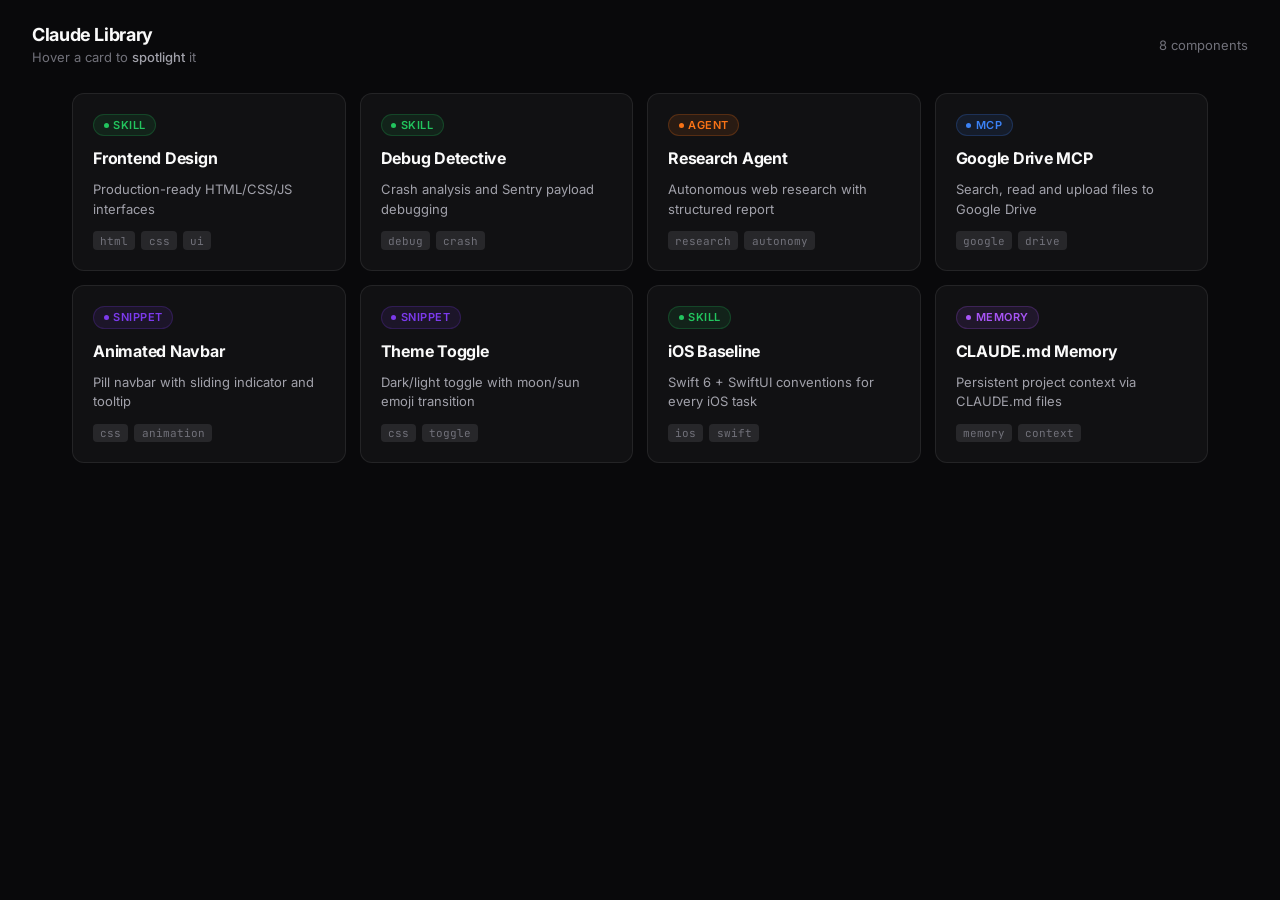
<file: snippets/layout-spotlight/index.html>
<!DOCTYPE html>
<html lang="en">
<head>
  <meta charset="UTF-8" />
  <meta name="viewport" content="width=device-width, initial-scale=1.0" />
  <title>Claude Library — Spotlight</title>
  <link rel="preconnect" href="https://fonts.googleapis.com" />
  <link rel="preconnect" href="https://fonts.gstatic.com" crossorigin />
  <link href="https://fonts.googleapis.com/css2?family=Inter:wght@400;500;600;700&family=JetBrains+Mono:wght@400;500&display=swap" rel="stylesheet" />
  <style>
    *, *::before, *::after { box-sizing: border-box; margin: 0; padding: 0; }

    :root {
      --bg: #09090b;
      --surface: #111113;
      --surface2: #18181b;
      --surface3: #27272a;
      --border: rgba(255,255,255,0.08);
      --border2: rgba(255,255,255,0.14);
      --primary: #3b82f6;
      --green: #22c55e;
      --text: #fafafa;
      --text2: #a1a1aa;
      --text3: #71717a;
      --text4: #3f3f46;
      --skill: #22c55e;
      --agent: #f97316;
      --mcp: #3b82f6;
      --memory: #a855f7;
      --snippet: #7c3aed;
    }

    html, body {
      background: var(--bg);
      color: var(--text);
      font-family: 'Inter', sans-serif;
      min-height: 100vh;
    }

    /* ── Topbar ── */
    .topbar {
      display: flex;
      align-items: center;
      justify-content: space-between;
      padding: 1.5rem 2rem 0;
      margin-bottom: 1.75rem;
    }

    .topbar-left {
      display: flex;
      flex-direction: column;
      gap: 0.25rem;
    }

    .topbar-title {
      font-size: 1.125rem;
      font-weight: 700;
      letter-spacing: -0.02em;
    }

    .topbar-hint {
      font-size: 0.8125rem;
      color: var(--text3);
    }

    .topbar-hint strong {
      color: var(--text2);
      font-weight: 500;
    }

    /* ── Main ── */
    .main {
      padding: 0 2rem 3rem;
      max-width: 1200px;
      margin: 0 auto;
    }

    /* ── Grid ── */
    @keyframes fade-in {
      from { opacity: 0; transform: translateY(10px); }
      to   { opacity: 1; transform: translateY(0); }
    }

    .grid {
      display: grid;
      grid-template-columns: repeat(4, 1fr);
      gap: 0.875rem;
    }

    /* Spotlight effect via :has() */
    .grid:has(.card:hover) .card:not(:hover) {
      opacity: 0.4;
      transform: scale(0.97);
    }

    /* ── Card ── */
    .card {
      --type-color: var(--primary);
      --type-color-rgb: 59,130,246;
      background: var(--surface);
      border: 1px solid var(--border);
      border-radius: 12px;
      padding: 1.25rem;
      cursor: default;
      display: flex;
      flex-direction: column;
      gap: 0.75rem;
      opacity: 0;
      animation: fade-in 0.5s cubic-bezier(0.16,1,0.3,1) 200ms forwards;
      transition: opacity 0.2s ease, transform 0.2s ease, box-shadow 0.2s ease;
    }

    .card:hover {
      transform: scale(1.06);
      box-shadow: 0 0 0 1px rgba(var(--type-color-rgb),0.4),
                  0 16px 40px rgba(0,0,0,0.5),
                  0 0 60px rgba(var(--type-color-rgb),0.08);
      border-color: rgba(var(--type-color-rgb),0.3);
      z-index: 10;
      position: relative;
    }

    .card[data-type="skill"]   { --type-color: var(--skill);   --type-color-rgb: 34,197,94;  }
    .card[data-type="agent"]   { --type-color: var(--agent);   --type-color-rgb: 249,115,22; }
    .card[data-type="mcp"]     { --type-color: var(--mcp);     --type-color-rgb: 59,130,246; }
    .card[data-type="memory"]  { --type-color: var(--memory);  --type-color-rgb: 168,85,247; }
    .card[data-type="snippet"] { --type-color: var(--snippet); --type-color-rgb: 124,58,237; }

    /* Type badge */
    .badge {
      display: inline-flex;
      align-items: center;
      gap: 0.3rem;
      padding: 0.2rem 0.6rem;
      border-radius: 20px;
      font-size: 0.6875rem;
      font-weight: 600;
      letter-spacing: 0.04em;
      text-transform: uppercase;
      color: var(--type-color);
      background: rgba(var(--type-color-rgb),0.1);
      border: 1px solid rgba(var(--type-color-rgb),0.22);
      width: fit-content;
    }

    .badge-dot {
      width: 5px;
      height: 5px;
      border-radius: 50%;
      background: var(--type-color);
    }

    .card-name {
      font-size: 1rem;
      font-weight: 700;
      letter-spacing: -0.015em;
      color: var(--text);
      line-height: 1.25;
    }

    .card-desc {
      font-size: 0.8125rem;
      color: var(--text2);
      line-height: 1.5;
      flex: 1;
    }

    .card-tags {
      display: flex;
      gap: 0.375rem;
      flex-wrap: wrap;
      margin-top: auto;
    }

    .tag {
      font-family: 'JetBrains Mono', monospace;
      font-size: 0.6875rem;
      color: var(--text3);
      background: var(--surface3);
      border-radius: 4px;
      padding: 0.15rem 0.45rem;
    }

    /* Glow overlay on hover */
    .card::after {
      content: '';
      position: absolute;
      inset: 0;
      border-radius: inherit;
      background: radial-gradient(ellipse at 30% 20%, rgba(var(--type-color-rgb),0.08) 0%, transparent 60%);
      opacity: 0;
      transition: opacity 0.25s ease;
      pointer-events: none;
    }

    .card { position: relative; }

    .card:hover::after {
      opacity: 1;
    }
  </style>
</head>
<body>

  <div class="topbar">
    <div class="topbar-left">
      <div class="topbar-title">Claude Library</div>
      <div class="topbar-hint">Hover a card to <strong>spotlight</strong> it</div>
    </div>
    <span style="font-size:0.8125rem;color:var(--text3)">8 components</span>
  </div>

  <main class="main">
    <div class="grid" id="grid"></div>
  </main>

  <script>
    const components = [
      { name:"Frontend Design",  type:"skill",   desc:"Production-ready HTML/CSS/JS interfaces", tags:["html","css","ui"] },
      { name:"Debug Detective",  type:"skill",   desc:"Crash analysis and Sentry payload debugging", tags:["debug","crash"] },
      { name:"Research Agent",   type:"agent",   desc:"Autonomous web research with structured report", tags:["research","autonomy"] },
      { name:"Google Drive MCP", type:"mcp",     desc:"Search, read and upload files to Google Drive", tags:["google","drive"] },
      { name:"Animated Navbar",  type:"snippet", desc:"Pill navbar with sliding indicator and tooltip", tags:["css","animation"] },
      { name:"Theme Toggle",     type:"snippet", desc:"Dark/light toggle with moon/sun emoji transition", tags:["css","toggle"] },
      { name:"iOS Baseline",     type:"skill",   desc:"Swift 6 + SwiftUI conventions for every iOS task", tags:["ios","swift"] },
      { name:"CLAUDE.md Memory", type:"memory",  desc:"Persistent project context via CLAUDE.md files", tags:["memory","context"] }
    ];

    const grid = document.getElementById('grid');

    components.forEach(function(c) {
      const card = document.createElement('div');
      card.className = 'card';
      card.dataset.type = c.type;

      const badge = document.createElement('div');
      badge.className = 'badge';
      const bdot = document.createElement('span');
      bdot.className = 'badge-dot';
      const btext = document.createTextNode(c.type);
      badge.appendChild(bdot);
      badge.appendChild(btext);

      const name = document.createElement('div');
      name.className = 'card-name';
      name.textContent = c.name;

      const desc = document.createElement('div');
      desc.className = 'card-desc';
      desc.textContent = c.desc;

      const tags = document.createElement('div');
      tags.className = 'card-tags';
      c.tags.forEach(function(t) {
        const tag = document.createElement('span');
        tag.className = 'tag';
        tag.textContent = t;
        tags.appendChild(tag);
      });

      card.appendChild(badge);
      card.appendChild(name);
      card.appendChild(desc);
      card.appendChild(tags);
      grid.appendChild(card);
    });
  </script>
</body>
</html>
</file>
<file: snippets/animated-navbar/snippet.css>
*, *::before, *::after { box-sizing: border-box; margin: 0; padding: 0; }

:root {
  --nav-bg: #18181b;
  --nav-border: #3f3f46;
  --nav-text: #a1a1aa;
  --nav-text-active: #ffffff;
  --nav-accent: #7c3aed;
  --nav-pill: rgba(124, 58, 237, 0.15);
  --nav-glow: rgba(124, 58, 237, 0.35);
  --tooltip-bg: #1c1c1f;
  --tooltip-border: #3f3f46;
}

.nav-bar {
  display: inline-flex;
  align-items: center;
  gap: 2px;
  background: var(--nav-bg);
  border: 1px solid var(--nav-border);
  border-radius: 14px;
  padding: 6px;
  position: relative;
}

.nav-pill {
  position: absolute;
  border-radius: 10px;
  background: var(--nav-pill);
  border: 1px solid var(--nav-accent);
  box-shadow: 0 0 12px var(--nav-glow);
  transition: left 0.25s cubic-bezier(0.4, 0, 0.2, 1),
              top 0.25s cubic-bezier(0.4, 0, 0.2, 1),
              width 0.25s cubic-bezier(0.4, 0, 0.2, 1),
              height 0.25s cubic-bezier(0.4, 0, 0.2, 1);
  pointer-events: none;
  z-index: 0;
}

.nav-item {
  position: relative;
  z-index: 1;
  display: flex;
  align-items: center;
  justify-content: center;
  width: 44px;
  height: 44px;
  border-radius: 10px;
  cursor: pointer;
  color: var(--nav-text);
  border: none;
  background: transparent;
  transition: color 0.2s;
}

.nav-item.active { color: var(--nav-text-active); }
.nav-item:hover:not(.active) { color: #d4d4d8; }

.nav-item svg {
  width: 20px;
  height: 20px;
  stroke-width: 1.75;
  flex-shrink: 0;
}

.nav-tooltip {
  position: fixed;
  pointer-events: none;
  background: var(--tooltip-bg);
  border: 1px solid var(--tooltip-border);
  border-radius: 6px;
  padding: 5px 10px;
  font-family: -apple-system, BlinkMacSystemFont, 'Segoe UI', sans-serif;
  font-size: 12px;
  font-weight: 500;
  color: #e4e4e7;
  white-space: nowrap;
  opacity: 0;
  transform: translateY(4px);
  transition: opacity 0.15s, transform 0.15s;
  z-index: 9999;
  box-shadow: 0 4px 12px rgba(0,0,0,0.4);
}

.nav-tooltip.visible {
  opacity: 1;
  transform: translateY(0);
}
</file>
